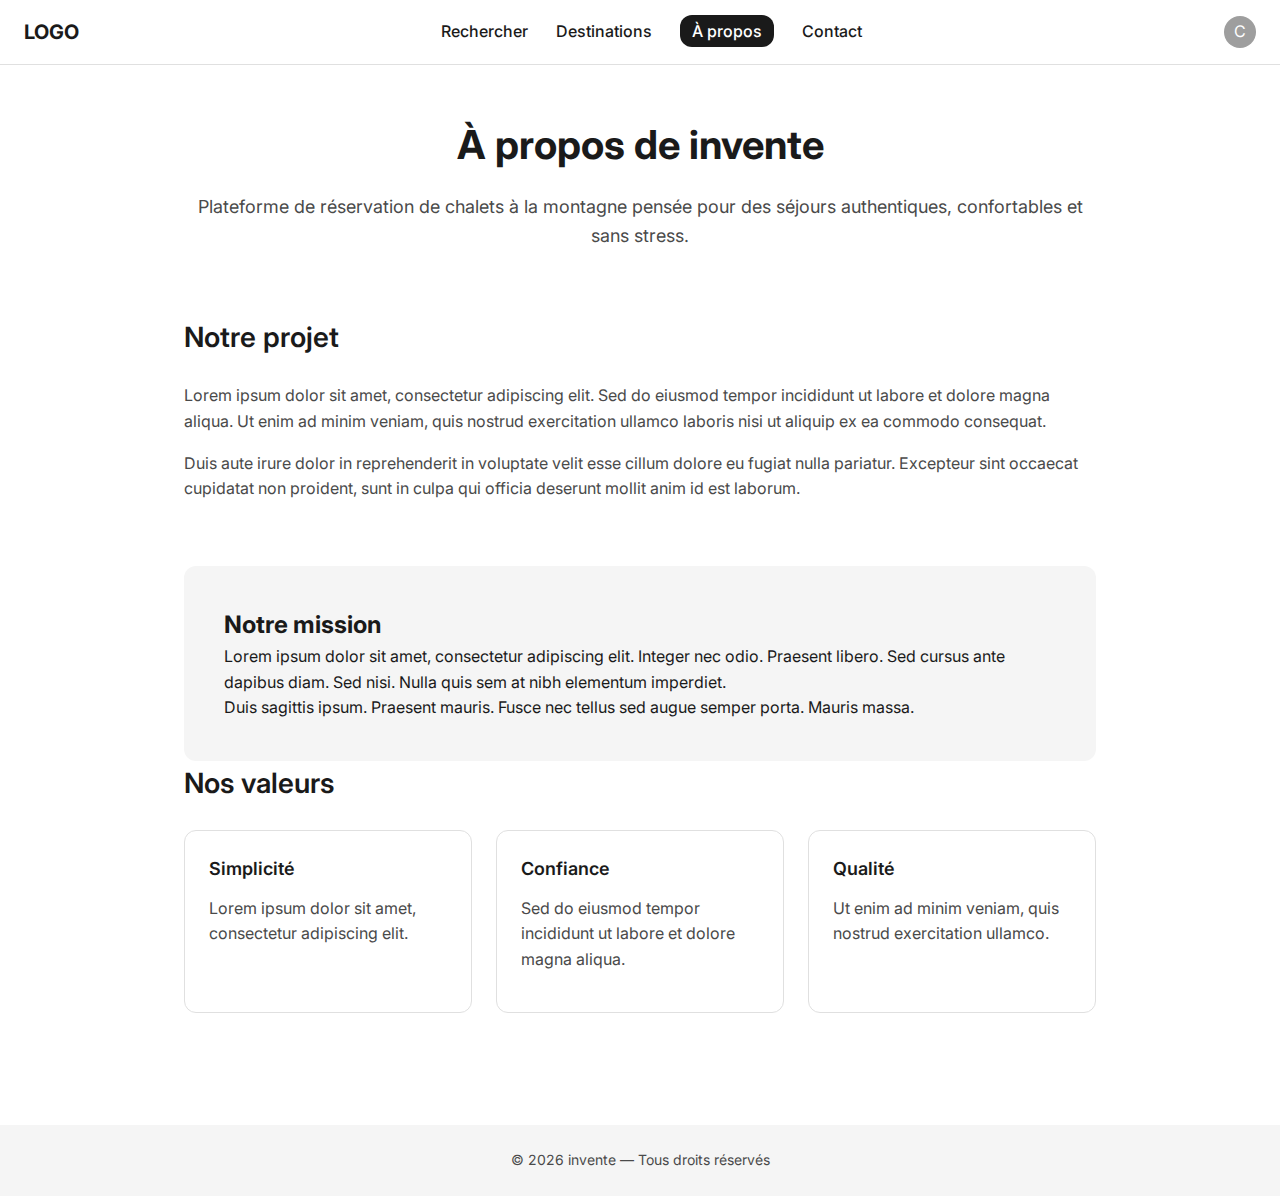
<file: invente/public/a_propos.html>
<!DOCTYPE html>
<html lang="fr">
  <head>
    <meta charset="UTF-8" />
    <title>À propos | invente</title>
    <meta name="viewport" content="width=device-width, initial-scale=1.0" />
    <link rel="stylesheet" href="/invente/assets/css/styleA_Propos.css" />
  </head>

  <body>
    <header class="header">
      <nav class="navBar">
        <a href="../index.html" class="logo">LOGO</a>

        <div class="nav">
          <a href="./search.html">Rechercher</a>
          <a href="./destinations.html">Destinations</a>
          <a class="active" href="./a_propos.html">À propos</a>
          <a href="./contact.html">Contact</a>
        </div>

        <div class="compte">C</div>
      </nav>
    </header>

    <main class="main">
      <section class="heroAPropos">
        <h1>À propos de invente</h1>
        <p>
          Plateforme de réservation de chalets à la montagne pensée pour des
          séjours authentiques, confortables et sans stress.
        </p>
      </section>

      <section class="section">
        <h2>Notre projet</h2>
        <p>
          Lorem ipsum dolor sit amet, consectetur adipiscing elit. Sed do
          eiusmod tempor incididunt ut labore et dolore magna aliqua. Ut enim ad
          minim veniam, quis nostrud exercitation ullamco laboris nisi ut
          aliquip ex ea commodo consequat.
        </p>
        <p>
          Duis aute irure dolor in reprehenderit in voluptate velit esse cillum
          dolore eu fugiat nulla pariatur. Excepteur sint occaecat cupidatat non
          proident, sunt in culpa qui officia deserunt mollit anim id est
          laborum.
        </p>
      </section>

      <section class="sectionG">
        <h2>Notre mission</h2>
        <p>
          Lorem ipsum dolor sit amet, consectetur adipiscing elit. Integer nec
          odio. Praesent libero. Sed cursus ante dapibus diam. Sed nisi. Nulla
          quis sem at nibh elementum imperdiet.
        </p>
        <p>
          Duis sagittis ipsum. Praesent mauris. Fusce nec tellus sed augue
          semper porta. Mauris massa.
        </p>
      </section>

      <section class="section">
        <h2>Nos valeurs</h2>

        <div class="valeurs">
          <div class="valeur">
            <h3>Simplicité</h3>
            <p>Lorem ipsum dolor sit amet, consectetur adipiscing elit.</p>
          </div>

          <div class="valeur">
            <h3>Confiance</h3>
            <p>
              Sed do eiusmod tempor incididunt ut labore et dolore magna aliqua.
            </p>
          </div>

          <div class="valeur">
            <h3>Qualité</h3>
            <p>Ut enim ad minim veniam, quis nostrud exercitation ullamco.</p>
          </div>
        </div>
      </section>
    </main>

    <footer class="footer">
      <div class="footerBar">© 2026 invente — Tous droits réservés</div>
    </footer>
  </body>
</html>
</file>
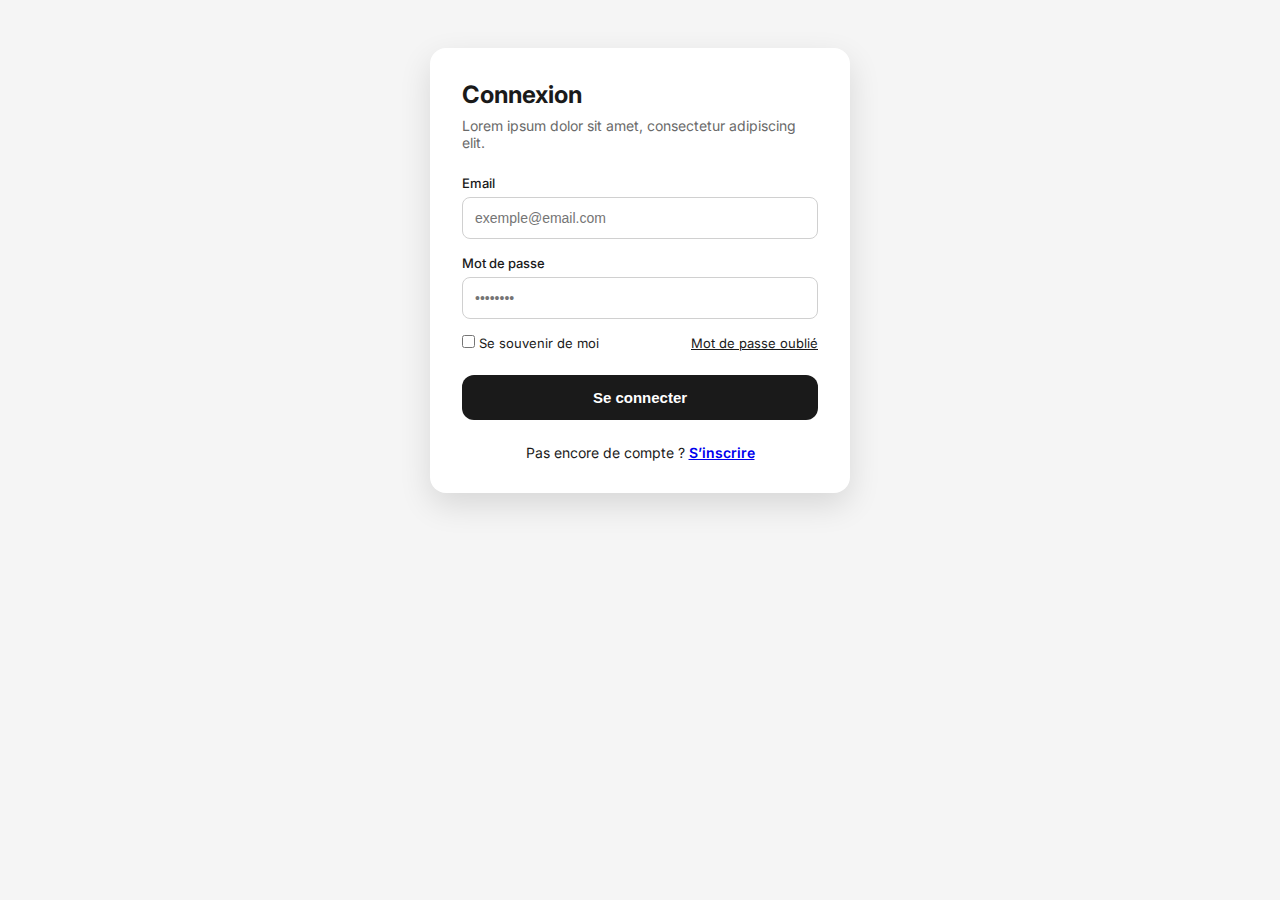
<file: invente/public/connexion.html>
<!DOCTYPE html>
<html lang="fr">
<head>
  <meta charset="UTF-8">
  <title>Connexion | invente</title>
  <meta name="viewport" content="width=device-width, initial-scale=1.0">
  <link rel="stylesheet" href="../assets/css/auth.css">
</head>

<body>

<main class="authPage">
  <section class="authCard">

    <h1>Connexion</h1>
    <p>Lorem ipsum dolor sit amet, consectetur adipiscing elit.</p>

    <form>
      <div class="formGroup">
        <label>Email</label>
        <input type="email" placeholder="exemple@email.com">
      </div>

      <div class="formGroup">
        <label>Mot de passe</label>
        <input type="password" placeholder="••••••••">
      </div>

      <div class="formOptions">
        <label>
          <input type="checkbox"> Se souvenir de moi
        </label>
        <a href="#">Mot de passe oublié</a>
      </div>

      <button class="authBtn" type="submit">
        Se connecter
      </button>
    </form>

    <div class="authFoot">
      Pas encore de compte ?
      <a href="inscription.html">S’inscrire</a>
    </div>

  </section>
</main>

</body>
</html>
</file>
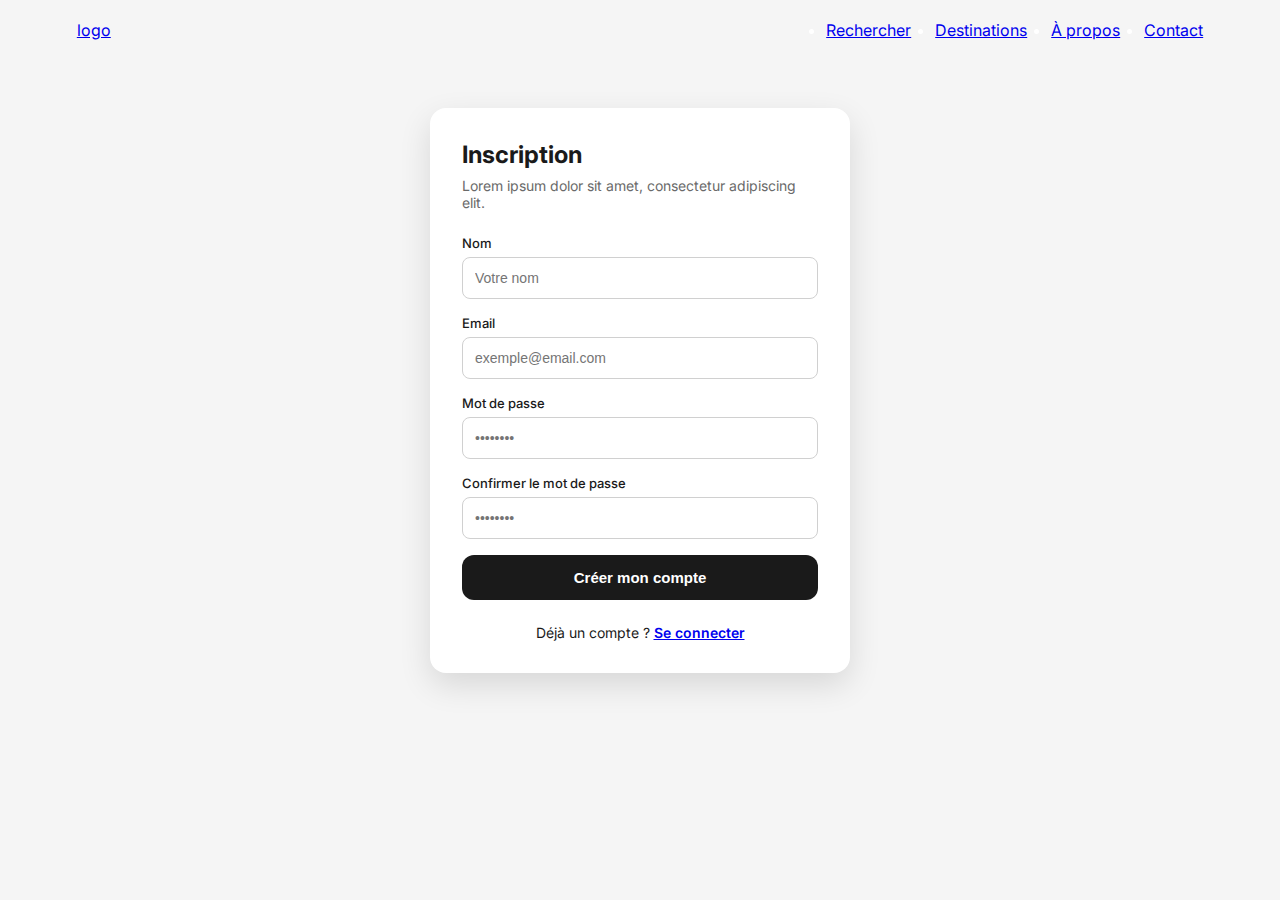
<file: invente/public/inscription.html>
<!DOCTYPE html>
<html lang="fr">
<head>
  <meta charset="UTF-8">
  <title>Inscription | invente</title>
  <meta name="viewport" content="width=device-width, initial-scale=1.0">
  <link rel="stylesheet" href="../assets/css/auth.css">
</head>

<body>

<header>
    <section class="hero">
        <nav class="navbar">
            <!-- Logo -->

            <a href="index.html">logo</a>

            <!-- Liens -->

            <ul class="liensNav">
                <li><a href="./public/search.html">Rechercher</a></li>
                <li><a href="./public/destination.html">Destinations</a></li>
                <li><a href="./public/a_propos.html">À propos</a></li>
                <li><a href="./public/contact.html">Contact</a></li>
            </ul>
</header>

<main class="authPage">
  <section class="authCard">

    <h1>Inscription</h1>
    <p>Lorem ipsum dolor sit amet, consectetur adipiscing elit.</p>

    <form>
      <div class="formGroup">
        <label>Nom</label>
        <input type="text" placeholder="Votre nom">
      </div>

      <div class="formGroup">
        <label>Email</label>
        <input type="email" placeholder="exemple@email.com">
      </div>

      <div class="formGroup">
        <label>Mot de passe</label>
        <input type="password" placeholder="••••••••">
      </div>

      <div class="formGroup">
        <label>Confirmer le mot de passe</label>
        <input type="password" placeholder="••••••••">
      </div>

      <button class="authBtn" type="submit">
        Créer mon compte
      </button>
    </form>

    <div class="authFoot">
      Déjà un compte ?
      <a href="connexion.html">Se connecter</a>
    </div>

  </section>
</main>

</body>
</html>
</file>
<file: invente/assets/css/styleA_Propos.css>
@import url("https://fonts.googleapis.com/css2?family=Inter:wght@400;500;600;700&display=swap");

* {
  box-sizing: border-box;
  margin: 0;
  padding: 0;
}

body {
  font-family: "Inter", sans-serif;
  background: #ffffff;
  color: #1a1a1a;
  line-height: 1.6;
}

.header {
  background: #ffffff;
  border-bottom: 1px solid #e0e0e0;
}

.navBar {
  max-width: 1280px;
  margin: auto;
  padding: 16px 24px;
  display: flex;
  justify-content: space-between;
  align-items: center;
}

.logo {
  font-weight: 700;
  font-size: 20px;
  color: #1a1a1a;
  text-decoration: none;
}

.nav a {
  margin: 0 12px;
  color: #1a1a1a;
  text-decoration: none;
  font-weight: 500;
}

.nav .active {
  background: #1a1a1a;
  color: #ffffff;
  padding: 6px 12px;
  border-radius: 12px;
}

.compte {
  width: 32px;
  height: 32px;
  border-radius: 50%;
  background: #9e9e9e;
  color: #ffffff;
  display: flex;
  align-items: center;
  justify-content: center;
}

.main {
  max-width: 960px;
  margin: 0 auto;
  padding: 48px 24px;
}

.heroAPropos {
  text-align: center;
  margin-bottom: 64px;
}

.heroAPropos h1 {
  font-size: 40px;
  font-weight: 700;
  margin-bottom: 16px;
}

.heroAPropos p {
  font-size: 18px;
  color: #4a4a4a;
}

.section {
  margin-bottom: 64px;
}

.sectionG {
  background: #f5f5f5;
  padding: 40px;
  border-radius: 12px;
}

.section h2 {
  font-size: 28px;
  font-weight: 600;
  margin-bottom: 24px;
}

.section p {
  margin-bottom: 16px;
  color: #4a4a4a;
}

.valeurs {
  display: grid;
  grid-template-columns: repeat(3, 1fr);
  gap: 24px;
}

.valeur {
  border: 1px solid #e0e0e0;
  border-radius: 12px;
  padding: 24px;
  background: #ffffff;
}

.valeur h3 {
  font-size: 18px;
  font-weight: 600;
  margin-bottom: 12px;
}

.footer {
  background: #f5f5f5;
  padding: 24px;
}

.footerBar {
  text-align: center;
  font-size: 14px;
  color: #4a4a4a;
}

@media (max-width: 768px) {
  .heroAPropos h1 {
    font-size: 32px;
  }

  .valeurs {
    grid-template-columns: 1fr;
  }

  .sectionG {
    padding: 24px;
  }
}
</file>
<file: invente/assets/css/auth.css>
@import url('https://fonts.googleapis.com/css2?family=Inter:wght@400;500;600;700&display=swap');

* {
  box-sizing: border-box;
  margin: 0;
  padding: 0;
}

body {
  font-family: "Inter", sans-serif;
  background: #F5F5F5;
  color: #1A1A1A;
  min-height: 100vh;
}

.navbar {
  display: flex;
  justify-content: space-between;
  align-items: center;
  padding: 20px 6%;
  color: #ffffff;
}

.liensNav {
  display: flex;
  gap: 24px;
}

.authPage {
  display: flex;
  align-items: center;
  justify-content: center;
  padding: 48px 16px;
}

.authCard {
  width: 100%;
  max-width: 420px;
  background: #FFFFFF;
  border-radius: 16px;
  padding: 32px;
  box-shadow: 0 12px 32px rgba(0,0,0,0.12);
}

.authCard h1 {
  font-size: 24px;
  font-weight: 700;
  margin-bottom: 8px;
}

.authCard p {
  font-size: 14px;
  color: #6A6A6A;
  margin-bottom: 24px;
}

.formGroup {
  margin-bottom: 16px;
}

.formGroup label {
  display: block;
  font-size: 13px;
  font-weight: 500;
  margin-bottom: 6px;
}

.formGroup input {
  width: 100%;
  padding: 12px;
  border-radius: 8px;
  border: 1px solid #D0D0D0;
  font-size: 14px;
}

.formGroup input:focus {
  outline: none;
  border-color: #1A1A1A;
}

.formOptions {
  display: flex;
  justify-content: space-between;
  align-items: center;
  font-size: 13px;
  margin-bottom: 24px;
}

.formOptions a {
  color: #1A1A1A;
  text-decoration: underline;
}

.authBtn {
  width: 100%;
  padding: 14px;
  background: #1A1A1A;
  color: #FFFFFF;
  border: none;
  border-radius: 12px;
  font-size: 15px;
  font-weight: 600;
  cursor: pointer;
}

.authFoot {
  margin-top: 24px;
  text-align: center;
  font-size: 14px;
}

.authFoot a {
  font-weight: 600;
  text-decoration: underline;
}

@media (max-width: 480px) {
  .authCard {
    padding: 24px;
  }
}
</file>
